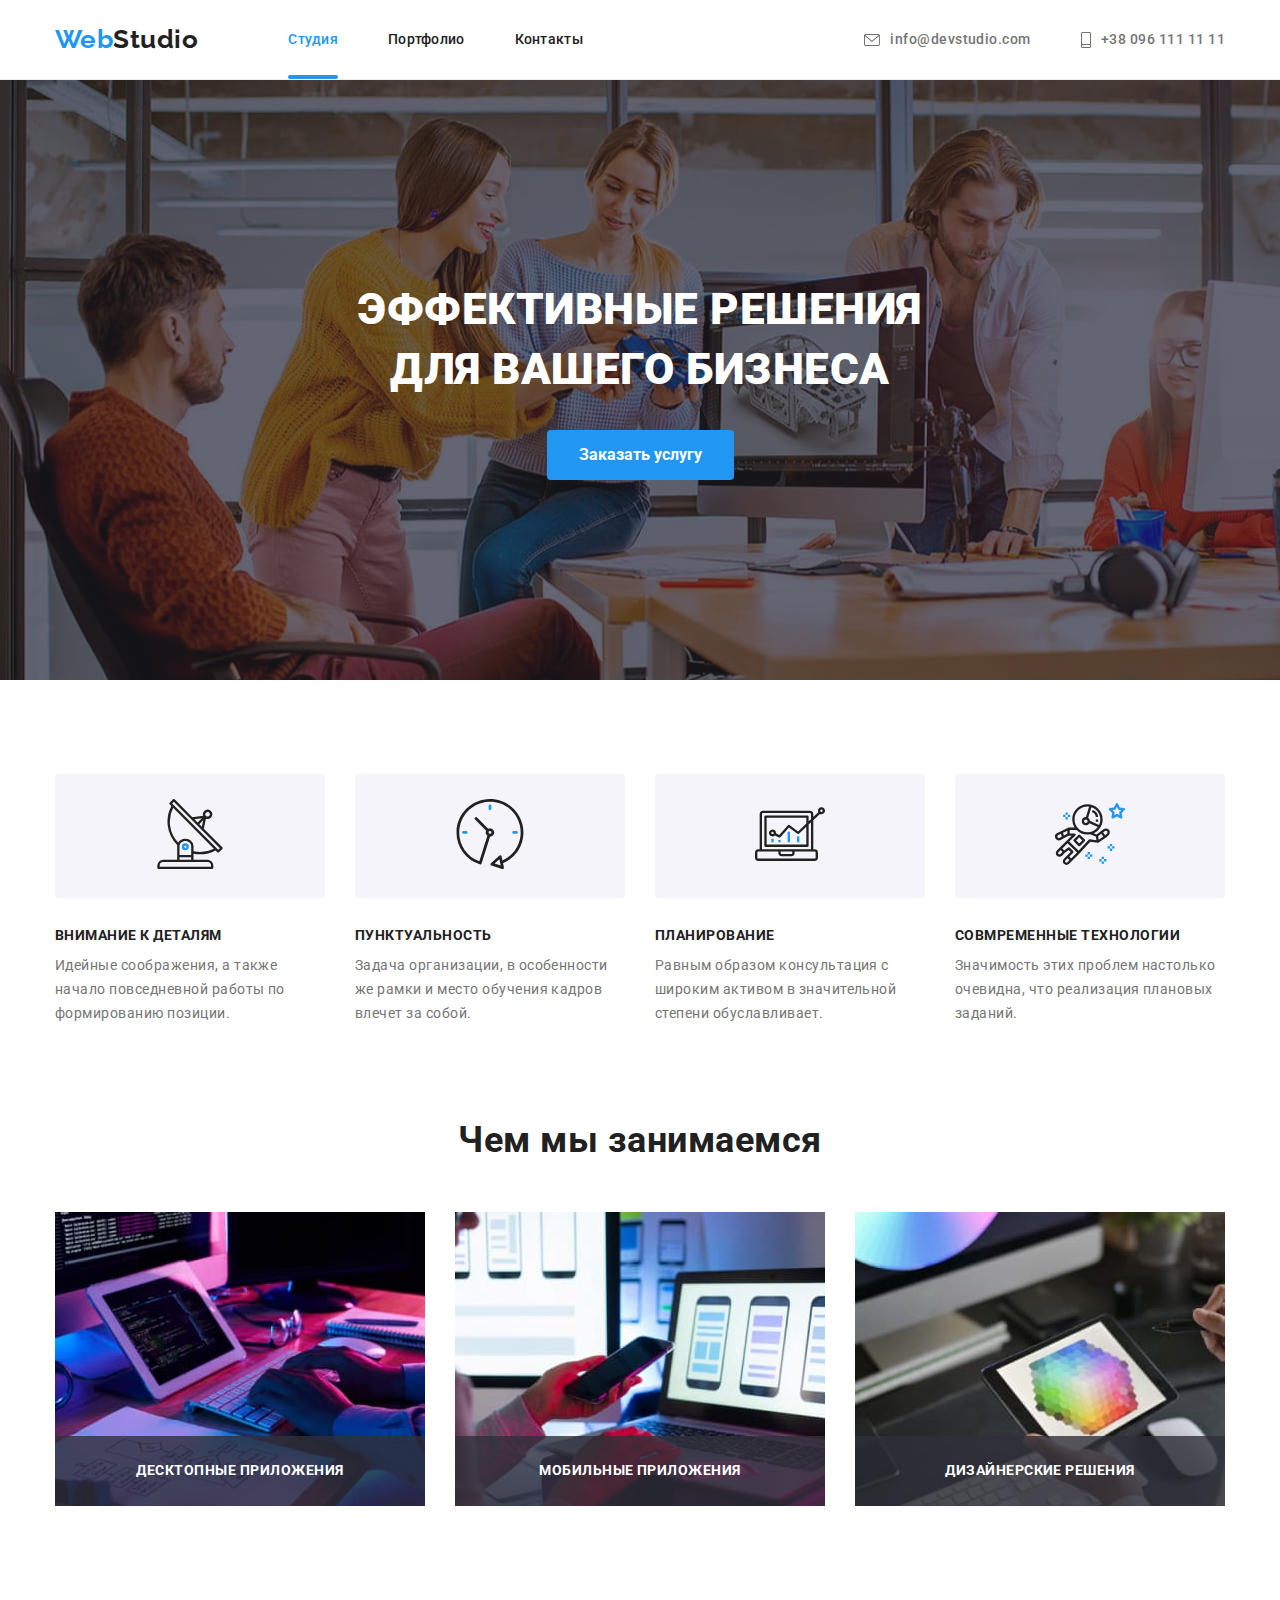
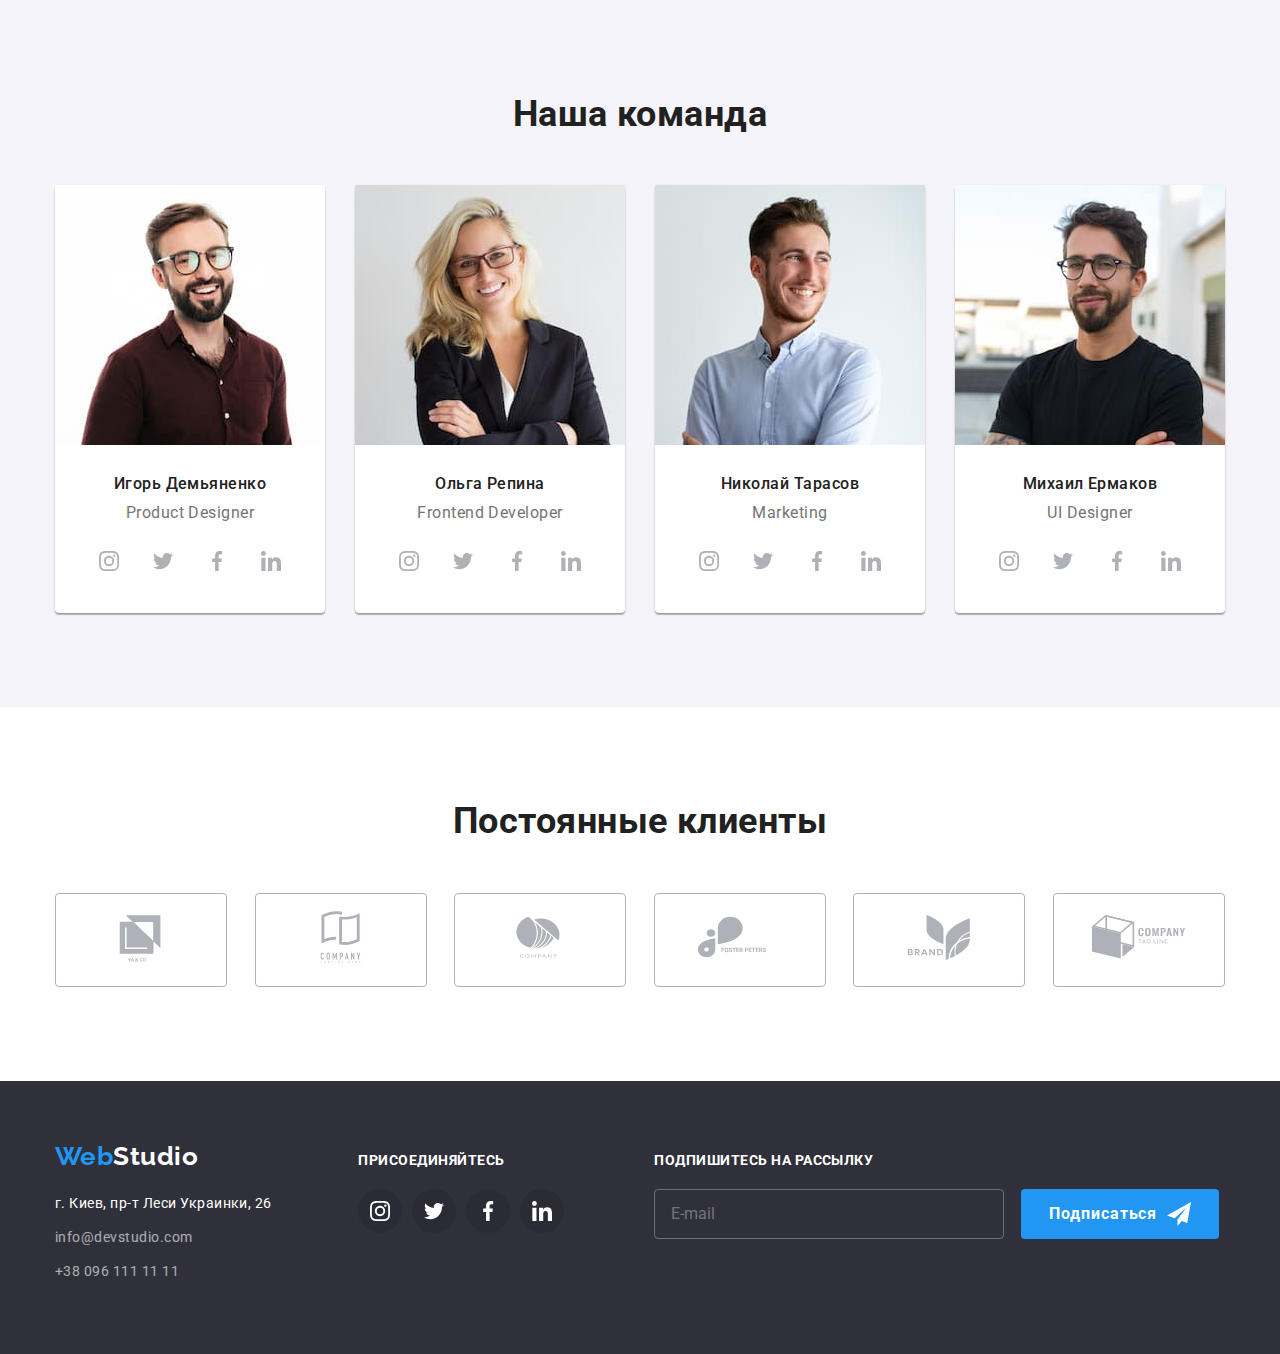
<file: index.html>
<!DOCTYPE html>
<html lang="en">
	<head>
		<meta charset="UTF-8" />
		<meta http-equiv="X-UA-Compatible" content="IE=edge" />
		<meta name="viewport" content="width=device-width, initial-scale=1.0" />
		<title>WebStudio</title>
		<link
			rel="stylesheet"
			href="https://cdnjs.cloudflare.com/ajax/libs/modern-normalize/1.0.0/modern-normalize.css"
		/>
		<link rel="preconnect" href="https://fonts.gstatic.com" />
		<link
			href="https://fonts.googleapis.com/css2?family=Raleway:wght@700&family=Roboto:wght@400;500;700;900&display=swap"
			rel="stylesheet"
		/>
		<link rel="stylesheet" href="./css/main.min.css" />
	</head>

	<body>
		<!--головна частина-->
		<header class="header-line">
			<div class="container header__menu">
				<a class="header-logo" href="#"
					><span class="header-logo-web">Web</span>Studio</a
				>
				<nav class="menu__nav">
					<ul class="menu__nav-list">
						<li class="menu__nav-item">
							<a href="./index.html" class="menu__nav-link active">Студия</a>
						</li>
						<li class="menu__nav-item">
							<a href="./portfolio.html" class="menu__nav-link">Портфолио</a>
						</li>
						<li class="menu__nav-item">
							<a href="#" class="menu__nav-link">Контакты</a>
						</li>
					</ul>
				</nav>
				<div class="menu__contacts">
					<ul class="menu__contacts-list">
						<li class="menu__contacts-item menu__contacts-icon">
							<a href="mailto:info@devstudio.com" class="contacts">
								<svg class="mail-icon">
									<use href="./img/icons.svg#mail"></use>
								</svg>
								info@devstudio.com</a
							>
						</li>
						<li class="menu__contacts-item menu__contacts-icon">
							<a href="tel:+380961111111" class="contacts">
								<svg class="phone-icon">
									<use href="./img/icons.svg#smartphone"></use>
								</svg>
								+38 096 111 11 11</a
							>
						</li>
					</ul>
				</div>
			</div>
		</header>
		<!--основний блок-->
		<main>
			<section class="hero">
				<div class="container">
					<h1 class="hero-title">
						Эффективные решения<br />для вашего бизнеса
					</h1>
					<button data-modal-open type="button" class="button">
						Заказать услугу
					</button>
				</div>
			</section>
			<section class="section specification">
				<div class="container">
					<ul class="specification__list">
						<li class="specification__item">
							<div class="specification__item-block">
								<svg class="specification-icon">
									<use href="./img/icons.svg#antenna-1"></use>
								</svg>
							</div>
							<h3 class="specification__item-title">Внимание к деталям</h3>
							<p class="specification__item-subtext">
								Идейные соображения, а также начало повседневной работы по
								формированию позиции.
							</p>
						</li>
						<li class="specification__item">
							<div class="specification__item-block">
								<svg class="specification-icon">
									<use href="./img/icons.svg#clock-1"></use>
								</svg>
							</div>
							<h3 class="specification__item-title">Пунктуальность</h3>
							<p class="specification__item-subtext">
								Задача организации, в особенности же рамки и место обучения
								кадров влечет за собой.
							</p>
						</li>
						<li class="specification__item">
							<div class="specification__item-block">
								<svg class="specification-icon">
									<use href="./img/icons.svg#diagram-1"></use>
								</svg>
							</div>
							<h3 class="specification__item-title">Планирование</h3>
							<p class="specification__item-subtext">
								Равным образом консультация с широким активом в значительной
								степени обуславливает.
							</p>
						</li>
						<li class="specification__item">
							<div class="specification__item-block">
								<svg class="specification-icon">
									<use href="./img/icons.svg#astronaut1"></use>
								</svg>
							</div>
							<h3 class="specification__item-title">Совмременные технологии</h3>
							<p class="specification__item-subtext">
								Значимость этих проблем настолько очевидна, что реализация
								плановых заданий.
							</p>
						</li>
					</ul>
				</div>
			</section>
			<!-- Чем занимаемся -->
			<section class="section">
				<div class="container">
					<h2 class="subhead">Чем мы занимаемся</h2>
					<ul class="activity-list">
						<li class="item activity__block">
							<a href="#" class="activity__block-link">
								<img src="./img/studio/img.jpg" alt="pc" width="370" />
								<p class="activity__block-content">Десктопные приложения</p>
							</a>
						</li>
						<li class="item activity__block">
							<a href="#" class="activity__block-link"
								><img src="./img/studio/img(1).jpg" alt="smart" width="370" />
								<p class="activity__block-content">Мобильные приложения</p>
							</a>
						</li>
						<li class="item activity__block">
							<a href="#" class="activity__block-link"
								><img src="./img/studio/img(2).jpg" alt="ipad" width="370" />
								<p class="activity__block-content">Дизайнерские решения</p>
							</a>
						</li>
					</ul>
				</div>
			</section>
			<!--команда-->
			<section class="section team">
				<div class="container">
					<h2 class="subhead">Наша команда</h2>
					<ul class="team__list">
						<li class="team__item">
							<img
								src="./img/studio/gosha.jpg"
								alt="Игорь Демьяненко"
								width="270"
							/>
							<h3 class="team__name-player">Игорь Демьяненко</h3>
							<p class="team__profession">Product Designer</p>
							<ul class="list team__network">
								<li class="team__network-link">
									<a href="#" class="team-link-icon">
										<svg class="icon-network">
											<use href="./img/icons.svg#instagram"></use>
										</svg>
									</a>
								</li>
								<li class="team__network-link">
									<a href="#" class="team-link-icon">
										<svg class="icon-network">
											<use href="./img/icons.svg#twitter"></use>
										</svg>
									</a>
								</li>
								<li class=team__network-link">
									<a href="#" class="team-link-icon">
										<svg class="icon-network">
											<use href="./img/icons.svg#facebook"></use>
										</svg>
									</a>
								</li>
								<li class="team__network-link">
									<a href="#" class="team-link-icon">
										<svg class="icon-network">
											<use href="./img/icons.svg#linkedin"></use>
										</svg>
									</a>
								</li>
							</ul>
						</li>
						<li class="team__item">
							<img src="./img/studio/olga.jpg" alt="Ольга Репина" width="270" />
							<h3 class="team__name-player">Ольга Репина</h3>
							<p class="team__profession">Frontend Developer</p>
							<ul class="list team__network">
								<li class="team__network-link">
									<a href="#" class="team-link-icon">
										<svg class="icon-network">
											<use href="./img/icons.svg#instagram"></use>
										</svg>
									</a>
								</li>
								<li class="team__network-link">
									<a href="#" class="team-link-icon">
										<svg class="icon-network">
											<use href="./img/icons.svg#twitter"></use>
										</svg>
									</a>
								</li>
								<li class="team__network-link">
									<a href="#" class="team-link-icon">
										<svg class="icon-network">
											<use href="./img/icons.svg#facebook"></use>
										</svg>
									</a>
								</li>
								<li class="team__network-link">
									<a href="#" class="team-link-icon">
										<svg class="icon-network">
											<use href="./img/icons.svg#linkedin"></use>
										</svg>
									</a>
								</li>
							</ul>
						</li>
						<li class="team__item">
							<img
								src="./img/studio/nikolay.jpg"
								alt="Николай Тарасов"
								width="270"
							/>
							<h3 class="team__name-player">Николай Тарасов</h3>
							<p class="team__profession">Marketing</p>
							<ul class="list team__network">
								<li class="team__network-link">
									<a href="#" class="team-link-icon">
										<svg class="icon-network">
											<use href="./img/icons.svg#instagram"></use>
										</svg>
									</a>
								</li>
								<li class="team__network-link">
									<a href="#" class="team-link-icon">
										<svg class="icon-network">
											<use href="./img/icons.svg#twitter"></use>
										</svg>
									</a>
								</li>
								<li class="team__network-link">
									<a href="#" class="team-link-icon">
										<svg class="icon-network">
											<use href="./img/icons.svg#facebook"></use>
										</svg>
									</a>
								</li>
								<li class="team__network-link">
									<a href="#" class="team-link-icon">
										<svg class="icon-network">
											<use href="./img/icons.svg#linkedin"></use>
										</svg>
									</a>
								</li>
							</ul>
						</li>
						<li class="team__item">
							<img
								src="./img/studio/mikhail.jpg"
								alt="Михаил Ермаков"
								width="270"
							/>
							<h3 class="team__name-player">Михаил Ермаков</h3>
							<p class="team__profession">UI Designer</p>
							<ul class="list team__network">
								<li class="team__network-link">
									<a href="#" class="team-link-icon">
										<svg class="icon-network">
											<use href="./img/icons.svg#instagram"></use>
										</svg>
									</a>
								</li>
								<li class="team__network-link">
									<a href="#" class="team-link-icon">
										<svg class="icon-network">
											<use href="./img/icons.svg#twitter"></use>
										</svg>
									</a>
								</li>
								<li class="team__network-link">
									<a href="#" class="team-link-icon">
										<svg class="icon-network">
											<use href="./img/icons.svg#facebook"></use>
										</svg>
									</a>
								</li>
								<li class="team__network-link">
									<a href="#" class="team-link-icon">
										<svg class="icon-network">
											<use href="./img/icons.svg#linkedin"></use>
										</svg>
									</a>
								</li>
							</ul>
						</li>
					</ul>
				</div>
			</section>
			<!-- парнтеры -->
			<section class="section">
				<h2 class="subhead">Постоянные клиенты</h2>
				<div class="container">
					<ul class="list partners">
						<li>
							<a href="#" class="partners__link">
								<svg class="partners__link-icon">
									<use href="./img/icons.svg#yaco"></use>
								</svg>
							</a>
						</li>
						<li>
							<a href="#" class="partners__link">
								<svg class="partners__link-icon">
									<use href="./img/icons.svg#companytag"></use>
								</svg>
							</a>
						</li>
						<li>
							<a href="#" class="partners__link">
								<svg class="partners__link-icon">
									<use href="./img/icons.svg#company"></use>
								</svg>
							</a>
						</li>
						<li>
							<a href="#" class="partners__link">
								<svg class="partners__link-icon">
									<use href="./img/icons.svg#foster"></use>
								</svg>
							</a>
						</li>
						<li>
							<a href="#" class="partners__link">
								<svg class="partners__link-icon">
									<use href="./img/icons.svg#brand"></use>
								</svg>
							</a>
						</li>
						<li>
							<a href="#" class="partners__link">
								<svg class="partners__link-icon">
									<use href="./img/icons.svg#tagline"></use>
								</svg>
							</a>
						</li>
					</ul>
				</div>
			</section>
		</main>
		<footer class="footer">
			<div class="container">
				<div>
					<a class="footer__logo" href="#"
						><span class="footer__logo-web">Web</span><span class="footer__logo-studio">Studio</span>
					</a>
					<address class="footer_address">
						<p>г. Киев, пр-т Леси Украинки, 26</p>
					</address>
					<ul class="list">
						<li class="item">
							<a href="mailto:info@devstudio.com" class="footer_contacts"
								>info@devstudio.com</a
							>
						</li>
						<li class="item">
							<a href="tel:+380961111111" class="footer_contacts"
								>+38 096 111 11 11</a
							>
						</li>
					</ul>
				</div>
				<div class="footer__network">
					<h5 class="footer__network-subhead">Присоединяйтесь</h5>
					<ul class="list footer__icon">
						<li class="footer__icon-box">
							<a href="#" class="footer__icon-link">
								<svg class="footer__icon-img">
									<use href="./img/icons.svg#instagram"></use>
								</svg>
							</a>
						</li>
						<li class="footer__icon-box">
							<a href="#" class="footer__icon-link">
								<svg class="footer__icon-img">
									<use href="./img/icons.svg#twitter"></use>
								</svg>
							</a>
						</li>
						<li class="footer__icon-box">
							<a href="#" class="footer__icon-link">
								<svg class="footer__icon-img">
									<use href="./img/icons.svg#facebook"></use>
								</svg>
							</a>
				
						<li class="footer__icon-box">
							<a href="#" class="footer__icon-link">
								<svg class="footer__icon-img">
									<use href="./img/icons.svg#linkedin"></use>
								</svg>
							</a>
						</li>
					</ul>
				</div>
				<form class="footer__input" autocomplete="off">
					<h5 class="footer__input-title">Подпишитесь на рассылку</h5>
					<input
						type="text"
						name="subscribe"
						placeholder="E-mail"
						class="footer__input-box"
					/>
					<button type="submit" class="footer__button">
						Подписаться
						<svg class="footer__button-icon">
							<use href="./img/icons.svg#icon-send"></use>
						</svg>
					</button>
				</form>
			</div>
		</footer>
		<!-- Modal Window -->
		<div class="backdrop is-hidden" data-modal>
			<div class="modal">
				<button data-modal-close type="button" class="modal__button">
					<svg class="modal__button-icon">
						<use href="./img/icons.svg#icon-close"></use>
					</svg>
				</button>
				<form class="modal__form" autocomplete="off">
					<h3 class="modal__form-title">Оставьте свои данные, мы вам перезвоним</h3>
					<div class="form__field">
						<label for="name" class="form__field-label">Имя</label>
						<input
							type="text"
							name="name"
							id="name"
							class="form__field-input"
							required
						/>
						<span class="form__field-img">
							<svg class="form-icon">
								<use href="./img/icons.svg#form-person"></use>
							</svg>
						</span>
					</div>
					<div class="form__field">
						<label for="phone" class="form__field-label">Телефон</label>
						<input
							type="tel"
							name="phone"
							id="phone"
							class="form__field-input"
							minlength="2"
							required
						/>
						<span class="form__field-img">
							<svg class="form-icon">
								<use href="./img/icons.svg#form-phone"></use>
							</svg>
						</span>
					</div>
					<div class="form__field">
						<label for="email" class="form__field-label">Почта</label>
						<input
							type="email"
							name="email"
							id="email"
							class="form__field-input"
							minlength="5"
							required
						/>
						<span class="form__field-img">
							<svg class="form-icon">
								<use href="./img/icons.svg#form-email"></use>
							</svg>
						</span>
					</div>
					<div class="form__field">
						<label for="comments" class="form__field-label">Комментарий</label>
						<textarea
							name="comments"
							id="comments"
							rows="5"
							placeholder="Введите текст"
							class="form__field-textarea"
						></textarea>
					</div>
					<div class="form__checkbox">
						<label class="checkbox__mailing">
							<input type="checkbox" class="checkbox__mailing-square" required />
							<span class="img-check">
								<svg class="icon-check">
									<use href="./img/icons.svg#icon-check"></use></svg
							></span>
							Соглашаюсь с рассылкой и принимаю &nbsp;
						</label>
						<a href="#" class="checkbox__mailing-contract">Условия договора</a>
					</div>
					<div class="form__button">
						<button type="submit" class="form__button-submit">Отправить</button>
					</div>
				</form>
			</div>
		</div>
		<script src="./js/modal.js"></script>
	</body>
</html>
</file>
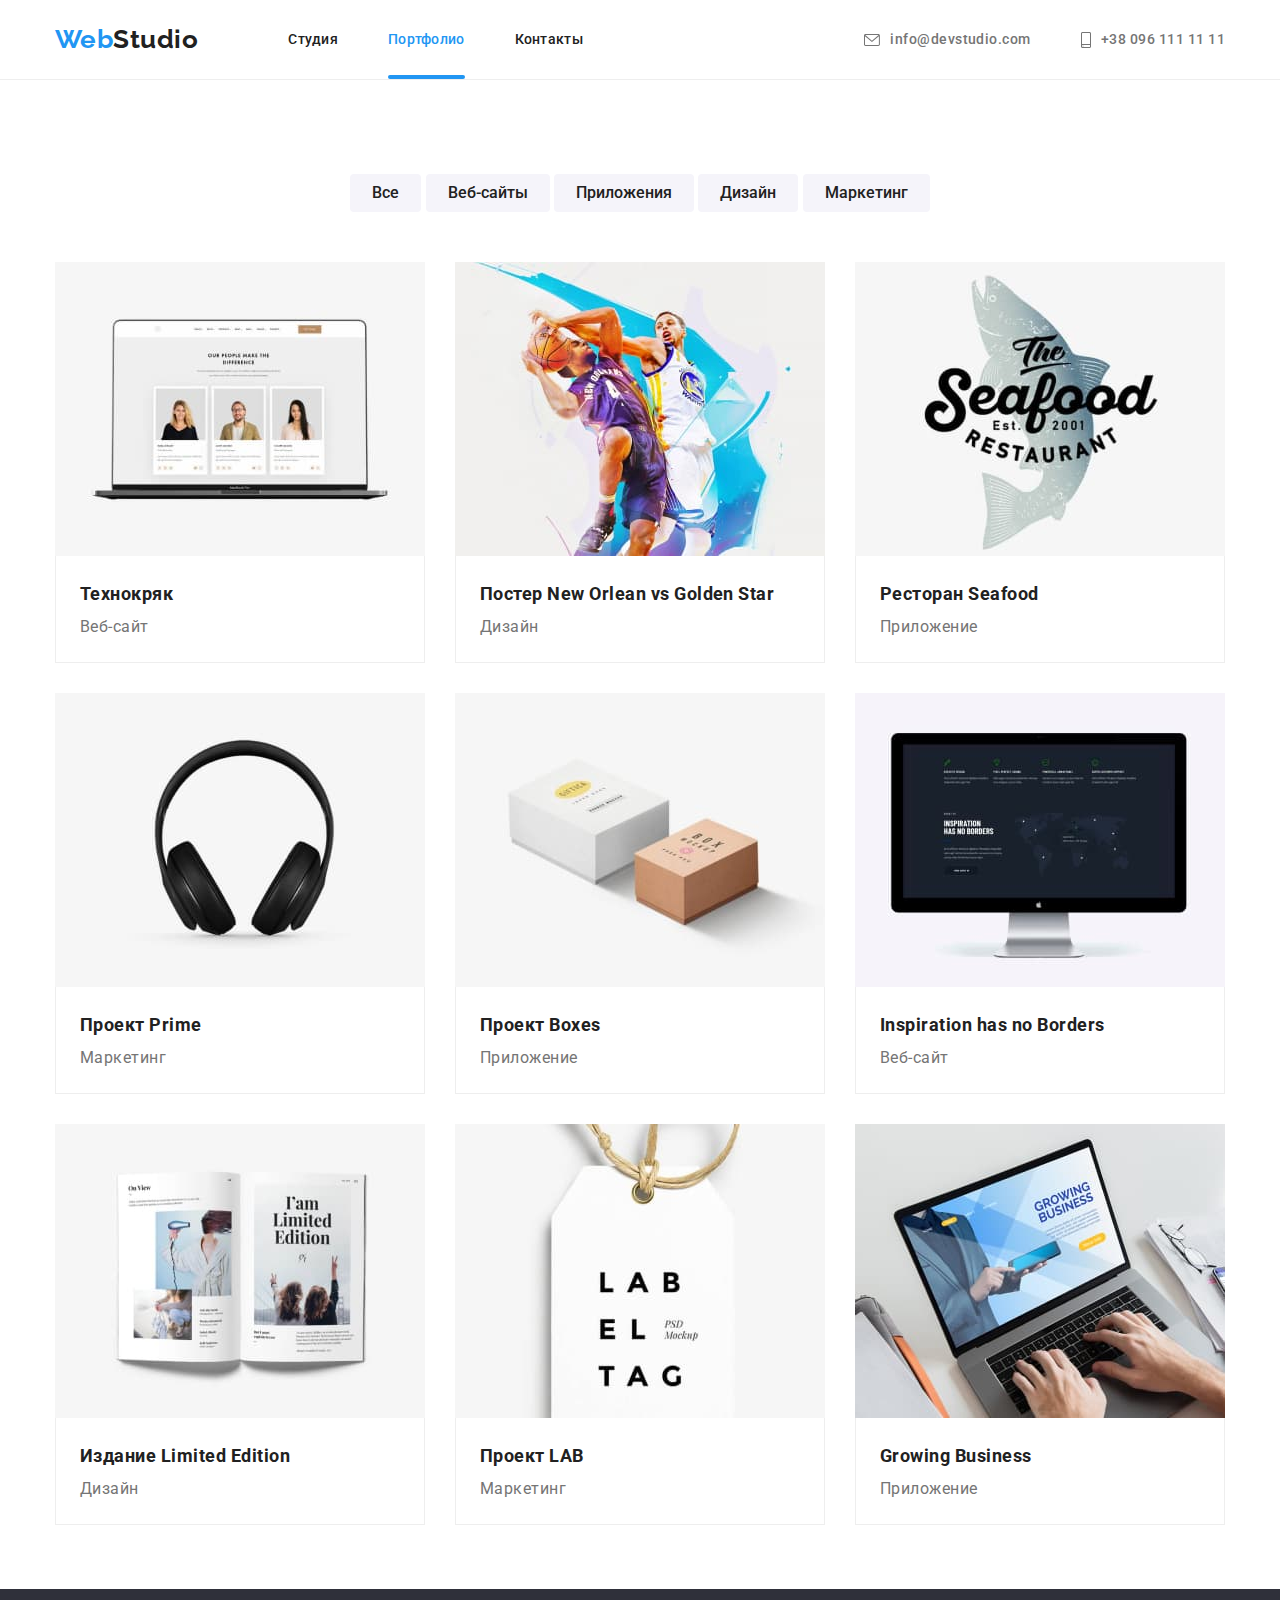
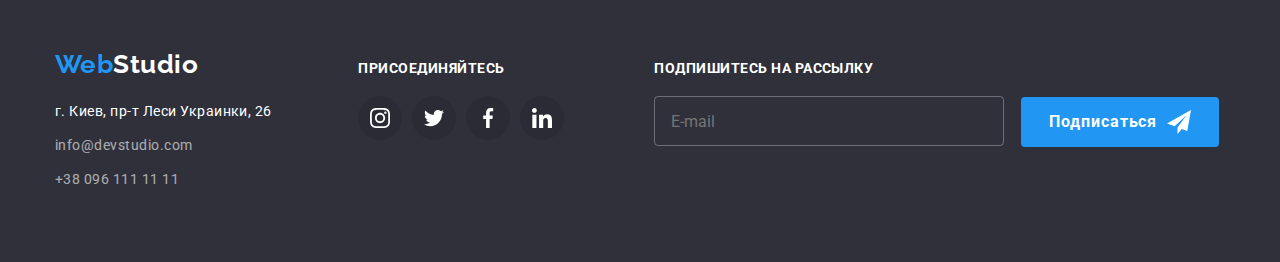
<file: portfolio.html>
<!DOCTYPE html>
<html lang="en">
	<head>
		<meta charset="UTF-8" />
		<meta http-equiv="X-UA-Compatible" content="IE=edge" />
		<meta name="viewport" content="width=device-width, initial-scale=1.0" />
		<title>WebStudio</title>
		<link
			rel="stylesheet"
			href="https://cdnjs.cloudflare.com/ajax/libs/modern-normalize/1.0.0/modern-normalize.css"
		/>
		<link rel="preconnect" href="https://fonts.gstatic.com" />
		<link
			href="https://fonts.googleapis.com/css2?family=Raleway:wght@700&family=Roboto:wght@400;500;700;900&display=swap"
			rel="stylesheet"
		/>
		<link rel="stylesheet" href="./css/main.min.css" />
	</head>
	<body>
		<header class="header-line">
			<div class="container header__menu">
				<a class="header-logo" href="#"
					><span class="header-logo-web">Web</span>Studio</a
				>
				<nav class="menu__nav">
					<ul class="menu__nav-list">
						<li class="menu__nav-item">
							<a href="./index.html" class="menu__nav-link">Студия</a>
						</li>
						<li class="menu__nav-item">
							<a href="./portfolio.html" class="menu__nav-link active"
								>Портфолио</a
							>
						</li>
						<li class="menu__nav-item">
							<a href="#" class="menu__nav-link">Контакты</a>
						</li>
					</ul>
				</nav>
				<div class="menu__contacts">
					<ul class="menu__contacts-list">
						<li class="menu__contacts-item menu__contacts-icon">
							<a href="mailto:info@devstudio.com" class="contacts">
								<svg class="mail-icon">
									<use href="./img/icons.svg#mail"></use>
								</svg>
								info@devstudio.com</a
							>
						</li>
						<li class="menu__contacts-item menu__contacts-icon">
							<a href="tel:+380961111111" class="contacts">
								<svg class="phone-icon">
									<use href="./img/icons.svg#smartphone"></use>
								</svg>
								+38 096 111 11 11</a
							>
						</li>
					</ul>
				</div>
			</div>
		</header>
		<main>
			<!--фильтр-->
			<div class="section">
				<section class="option">
					<div class="container">
						<button type="button" class="buttons-portfolio">Все</button>
						<button type="button" class="buttons-portfolio">Веб-сайты</button>
						<button type="button" class="buttons-portfolio">Приложения</button>
						<button type="button" class="buttons-portfolio">Дизайн</button>
						<button type="button" class="buttons-portfolio">Маркетинг</button>
					</div>
				</section>
				<!--головний блок-->
				<section>
					<div class="container">
						<ul class="filters__block list">
							<li class="filters__block-element">
								<a href="#" class="block-element-link">
									<div class="element-link-photo">
										<img src="./img/portfolio/crack.jpg" alt="crack" />
										<p class="element-link-subtext">
											Технокряк это современная площадка распространения
											коронавируса. Компании используют эту платформу для
											цифрового шпионажа и атак на защищённые сервера
											конкурентов.
										</p>
									</div>
									<div class="block-element-content">
										<h2 class="name-projects">Технокряк</h2>
										<p class="categories-projects">Веб-сайт</p>
									</div></a
								>
							</li>
							<li class="filters__block-element">
								<a href="#" class="block-element-link">
									<div class="element-link-photo">
										<img src="./img/portfolio/poster.jpg" alt="poster" />
										<p class="element-link-subtext">
											Технокряк это современная площадка распространения
											коронавируса. Компании используют эту платформу для
											цифрового шпионажа и атак на защищённые сервера
											конкурентов.
										</p>
									</div>
									<div class="block-element-content">
										<h2 class="name-projects">
											Постер New Orlean vs Golden Star
										</h2>
										<p class="categories-projects">Дизайн</p>
									</div></a
								>
							</li>
							<li class="filters__block-element">
								<a href="#" class="block-element-link">
									<div class="element-link-photo">
										<img
											src="./img/portfolio/restaurant.jpg"
											alt="restaurant"
										/>
										<p class="element-link-subtext">
											Технокряк это современная площадка распространения
											коронавируса. Компании используют эту платформу для
											цифрового шпионажа и атак на защищённые сервера
											конкурентов.
										</p>
									</div>
									<div class="block-element-content">
										<h2 class="name-projects">Ресторан Seafood</h2>
										<p class="categories-projects">Приложение</p>
									</div></a
								>
							</li>
							<li class="filters__block-element">
								<a href="#" class="block-element-link">
									<div class="element-link-photo">
										<img src="./img/portfolio/headphone.jpg" alt="headphone" />
										<p class="element-link-subtext">
											Технокряк это современная площадка распространения
											коронавируса. Компании используют эту платформу для
											цифрового шпионажа и атак на защищённые сервера
											конкурентов.
										</p>
									</div>
									<div class="block-element-content">
										<h2 class="name-projects">Проект Prime</h2>
										<p class="categories-projects">Маркетинг</p>
									</div></a
								>
							</li>
							<li class="filters__block-element">
								<a href="#" class="block-element-link">
									<div class="element-link-photo">
										<img src="./img/portfolio/box.jpg" alt="box" />
										<p class="element-link-subtext">
											Технокряк это современная площадка распространения
											коронавируса. Компании используют эту платформу для
											цифрового шпионажа и атак на защищённые сервера
											конкурентов.
										</p>
									</div>
									<div class="block-element-content">
										<h2 class="name-projects">Проект Boxes</h2>
										<p class="categories-projects">Приложение</p>
									</div></a
								>
							</li>
							<li class="filters__block-element">
								<a href="#" class="block-element-link">
									<div class="element-link-photo">
										<img src="./img/portfolio/screen.jpg" alt="screen" />
										<p class="element-link-subtext">
											Технокряк это современная площадка распространения
											коронавируса. Компании используют эту платформу для
											цифрового шпионажа и атак на защищённые сервера
											конкурентов.
										</p>
									</div>
									<div class="block-element-content">
										<h2 class="name-projects">Inspiration has no Borders</h2>
										<p class="categories-projects">Веб-сайт</p>
									</div></a
								>
							</li>
							<li class="filters__block-element">
								<a href="#" class="block-element-link">
									<div class="element-link-photo">
										<img src="./img/portfolio/book.jpg" alt="book" />
										<p class="element-link-subtext">
											Технокряк это современная площадка распространения
											коронавируса. Компании используют эту платформу для
											цифрового шпионажа и атак на защищённые сервера
											конкурентов.
										</p>
									</div>
									<div class="block-element-content">
										<h2 class="name-projects">Издание Limited Edition</h2>
										<p class="categories-projects">Дизайн</p>
									</div></a
								>
							</li>
							<li class="filters__block-element">
								<a href="#" class="block-element-link">
									<div class="element-link-photo">
										<img src="./img/portfolio/tag.jpg" alt="tag" />
										<p class="element-link-subtext">
											Технокряк это современная площадка распространения
											коронавируса. Компании используют эту платформу для
											цифрового шпионажа и атак на защищённые сервера
											конкурентов.
										</p>
									</div>
									<div class="block-element-content">
										<h2 class="name-projects">Проект LAB</h2>
										<p class="categories-projects">Маркетинг</p>
									</div></a
								>
							</li>
							<li class="filters__block-element">
								<a href="#" class="block-element-link">
									<div class="element-link-photo">
										<img src="./img/portfolio/laptop.jpg" alt="laptop" />
										<p class="element-link-subtext">
											Технокряк это современная площадка распространения
											коронавируса. Компании используют эту платформу для
											цифрового шпионажа и атак на защищённые сервера
											конкурентов.
										</p>
									</div>
									<div class="block-element-content">
										<h2 class="name-projects">Growing Business</h2>
										<p class="categories-projects">Приложение</p>
									</div></a
								>
							</li>
						</ul>
					</div>
				</section>
			</div>
		</main>
		<footer class="footer">
			<div class="container">
				<div>
					<a class="footer__logo" href="#"
						><span class="footer__logo-web">Web</span
						><span class="footer__logo-studio">Studio</span>
					</a>
					<address class="footer_address">
						<p>г. Киев, пр-т Леси Украинки, 26</p>
					</address>
					<ul class="list">
						<li class="item">
							<a href="mailto:info@devstudio.com" class="footer_contacts"
								>info@devstudio.com</a
							>
						</li>
						<li class="item">
							<a href="tel:+380961111111" class="footer_contacts"
								>+38 096 111 11 11</a
							>
						</li>
					</ul>
				</div>
				<div class="footer__network">
					<h5 class="footer__network-subhead">Присоединяйтесь</h5>
					<ul class="list footer__icon">
						<li class="footer__icon-box">
							<a href="#" class="footer__icon-link">
								<svg class="footer__icon-img">
									<use href="./img/icons.svg#instagram"></use>
								</svg>
							</a>
						</li>
						<li class="footer__icon-box">
							<a href="#" class="footer__icon-link">
								<svg class="footer__icon-img">
									<use href="./img/icons.svg#twitter"></use>
								</svg>
							</a>
						</li>
						<li class="footer__icon-box">
							<a href="#" class="footer__icon-link">
								<svg class="footer__icon-img">
									<use href="./img/icons.svg#facebook"></use>
								</svg>
							</a>
						</li>

						<li class="footer__icon-box">
							<a href="#" class="footer__icon-link">
								<svg class="footer__icon-img">
									<use href="./img/icons.svg#linkedin"></use>
								</svg>
							</a>
						</li>
					</ul>
				</div>
				<form class="footer__input" autocomplete="off">
					<h5 class="footer__input-title">Подпишитесь на рассылку</h5>
					<input
						type="text"
						name="subscribe"
						placeholder="E-mail"
						class="footer__input-box"
					/>
					<button type="submit" class="footer__button">
						Подписаться
						<svg class="footer__button-icon">
							<use href="./img/icons.svg#icon-send"></use>
						</svg>
					</button>
				</form>
			</div>
		</footer>
	</body>
</html>
</file>
<file: css/main.min.css>
:root{--primary-text-color: #212121;--secondary-text-color: #757575;--third-color: #2196f3;--auxiliary-color: #f5f4fa;--background-color: #2f303a;--cheaf-color: #ffffff;--header-line: #eeeeee;--box-shadow: 0px 1px 3px rgba(0, 0, 0, 0.12), 0px 1px 1px rgba(0, 0, 0, 0.14),
		0px 2px 1px rgba(0, 0, 0, 0.2);--icons-color: #afb1b8;--form-border: rgba(33, 33, 33, 0.2)}body{background-color:var(--cheaf-color);color:var(--primary-text-color);font-family:Roboto, sans-serif;letter-spacing:0.03em}h1,h2,h3,h4,h5,p{padding:0;margin:0}img{display:block}.list{padding:0;margin:0;list-style:none}.section{padding-top:94px;padding-bottom:94px}.section ul{display:flex}.section .item:not(:last-child){margin-right:30px}.container{padding-right:15px;padding-left:15px;width:1200px;margin:0 auto}.button{padding:10px 32px;color:var(--cheaf-color);background-color:var(--third-color);font-weight:700;font-size:16px;line-height:1.87;cursor:pointer;border:none;border-radius:4px}.subhead{font-size:36px;line-height:1.16;text-align:center;margin-bottom:50px}.team__network{margin-left:32px;margin-right:32px;margin-bottom:30px;justify-content:space-between}.team__network-link{display:flex}.team-link-icon{display:block;text-decoration:none;width:44px;height:44px;border-radius:50%;fill:var(--icons-color);transition:background-color 250ms cubic-bezier(0.4, 0, 0.2, 1),fill 250ms cubic-bezier(0.4, 0, 0.2, 1)}.team-link-icon:hover,.team-link-icon:focus{background-color:var(--third-color);fill:var(--cheaf-color)}.icon-network{width:20px;height:20px;margin:12px}.footer__button{display:inline-flex;margin-left:12px;padding:10px 28px;color:var(--cheaf-color);background-color:var(--third-color);font-weight:700;font-size:16px;line-height:1.87;letter-spacing:0.06em;cursor:pointer;border:none;border-radius:4px;align-items:center}.footer__button-icon{width:24px;height:24px;margin-left:10px}.footer__input{margin-left:90px}.footer__input-title{margin-bottom:20px;color:var(--cheaf-color);font-size:14px;line-height:1.17;text-transform:uppercase}.footer__input-box{padding:15px 16px;width:350px;height:50px;border:1px solid rgba(255,255,255,0.3);border-radius:4px;background:transparent}.footer__input-box:focus{outline:none;color:var(--secondary-text-color)}.footer__input-box:not(:placeholder-shown){color:var(--secondary-text-color)}.footer__network{margin-left:70px}.footer__network-subhead{color:var(--cheaf-color);font-size:14px;line-height:1.17;margin-bottom:20px;text-transform:uppercase}.footer__icon{display:flex;justify-content:space-between}.footer__icon-box{width:44px;height:44px;border-radius:50%;background-color:rgba(0,0,0,0.1);fill:var(--cheaf-color)}.footer__icon-box:not(:last-child){margin-right:10px}.footer__icon-link{display:block;width:44px;height:44px;border-radius:50%;text-decoration:none;fill:var(--cheaf-color);transition:background-color 250ms cubic-bezier(0.4, 0, 0.2, 1)}.footer__icon-link:hover,.footer__icon-link:focus{background-color:var(--third-color)}.footer__icon-img{width:20px;height:20px;margin:12px}.buttons-portfolio{padding:6px 22px;color:var(--primary-text-color);background-color:var(--auxiliary-color);font-weight:500;font-size:16px;line-height:1.62;cursor:pointer;border:none;border-radius:4px;transition:background-color 250ms cubic-bezier(0.4, 0, 0.2, 1),color 250ms cubic-bezier(0.4, 0, 0.2, 1)}.buttons-portfolio:hover,.buttons-portfolio:focus{background-color:var(--third-color);color:var(--cheaf-color)}.backdrop{position:fixed;top:0;left:0;width:100%;height:100%;z-index:30;background-color:rgba(0,0,0,0.2);transition:opacity 500ms cubic-bezier(0.4, 0, 0.2, 1),visibility 500ms cubic-bezier(0.4, 0, 0.2, 1)}.backdrop.is-hidden{opacity:0;visibility:hidden;pointer-events:none}.modal{position:absolute;top:50%;left:50%;transform:translate(-50%, -50%);min-width:528px;background-color:var(--cheaf-color);border-radius:4px}.modal__button{position:absolute;top:8px;right:8px;cursor:pointer;padding:6px;border-radius:50%;text-align:center;background-color:var(--cheaf-color);border-color:rgba(0,0,0,0.1);transition:fill 250ms cubic-bezier(0.4, 0, 0.2, 1)}.modal__button:hover{fill:var(--third-color)}.modal__button-icon{display:block;width:18px;height:18px}.modal__form{width:100%;margin:0 auto;padding:40px}.modal__form-title{font-size:20px;line-height:1.15;text-align:center;margin-bottom:10px}.form__field{display:flex;flex-direction:column;position:relative;width:100%;margin-bottom:10px}.form__field-label{margin-bottom:4px;font-size:12px;line-height:1.16;letter-spacing:0.01em;color:var(--secondary-text-color)}.form__field-input{height:40px;border:1px solid var(--form-border);border-radius:4px;padding-left:40px;transition:border-color 250ms cubic-bezier(0.4, 0, 0.2, 1)}.form__field-input:focus{border-color:var(--third-color);outline:none}.form__field-textarea{padding:12px 16px;font-size:12px;line-height:1.16;letter-spacing:0.01em;border:1px solid var(--form-border);border-radius:4px;resize:none;transition:border-color 250ms cubic-bezier(0.4, 0, 0.2, 1)}.form__field-textarea::placeholder{color:rgba(117,117,117,0.5)}.form__field-textarea:focus{border-color:var(--third-color);outline:none}.form__field-textarea:not(:placeholder-shown){color:var(--primary-text-color)}.form__field-input:focus+.form__field-img{fill:var(--third-color)}.form-icon{position:absolute;top:50%;left:12px;width:18px;height:18px}.form__checkbox{display:flex;font-size:14px;line-height:1.71px;margin-bottom:30px;align-items:center}.checkbox__mailing{display:flex;align-items:center;color:var(--secondary-text-color)}.checkbox__mailing-square{margin-right:10px;appearance:none}.checkbox__mailing-square:checked ~ .img-check{border-color:var(--third-color);background-color:var(--third-color)}.checkbox__mailing-square:focus ~ .img-check{outline:1px solid var(--third-color)}.checkbox__mailing-contract{margin:0;padding:0;font-size:14px;line-height:1.71px;color:var(--third-color)}.img-check{display:inline-block;margin-right:7px;border:1px solid var(--form-border);border-radius:2px;transition:outline 250ms cubic-bezier(0.4, 0, 0.2, 1)}.icon-check{width:16px;height:15px}.form__button{text-align:center}.form__button-submit{padding:10px 55px;color:var(--cheaf-color);background-color:var(--third-color);font-weight:700;font-size:16px;line-height:1.87;letter-spacing:0.06em;cursor:pointer;border:none;border-radius:4px}.header-line{border-bottom:1px solid var(--header-line);padding-top:24px;padding-bottom:24px}.header-logo{margin-right:90px;font-family:Raleway, sans-serif;color:var(--primary-text-color);font-size:26px;font-weight:700;line-height:1.2;text-decoration:none}.header-logo-web{color:var(--third-color)}.header__menu{display:flex;align-items:center}.menu__nav-list{display:flex;padding:0;margin:0;list-style:none}.menu__nav-item:not(:last-child){margin-right:50px}.menu__nav-link{position:relative;padding-bottom:32px;color:var(--primary-text-color);font-weight:500;font-size:14px;line-height:1.14;letter-spacing:0.02em;text-decoration:none;transition:color 250ms cubic-bezier(0.4, 0, 0.2, 1)}.menu__nav-link:hover,.menu__nav-link:focus{color:var(--third-color)}.menu__nav .active{color:var(--third-color)}.menu__nav .active::after{display:block;position:absolute;bottom:0;left:0px;content:"";width:100%;height:4px;background-color:var(--third-color);border-radius:2px}.menu__contacts{margin-left:auto}.menu__contacts-list{display:flex;padding:0;margin:0;list-style:none}.menu__contacts-item:not(:last-child){margin-right:50px}.menu__contacts-icon{display:flex;fill:var(--secondary-text-color)}.menu__contacts-icon .contacts{display:flex;align-items:center;color:var(--secondary-text-color);font-weight:500;font-size:14px;line-height:1.14;letter-spacing:0.02;text-decoration:none;transition:color 250ms cubic-bezier(0.4, 0, 0.2, 1)}.menu__contacts-icon .contacts:hover,.menu__contacts-icon .contacts:focus{color:var(--third-color);fill:var(--third-color)}.mail-icon{display:block;margin-right:10px;width:16px;height:12px}.phone-icon{display:block;margin-right:10px;width:10px;height:16px}.hero{padding-top:200px;padding-bottom:200px;background-color:var(--background-color);text-align:center;background-image:linear-gradient(rgba(47,48,58,0.4), rgba(47,48,58,0.4)),url("../img/studio/hero.jpg");background-size:cover;max-width:1600px;margin:auto}.hero-title{color:var(--cheaf-color);font-weight:900;font-size:44px;line-height:1.36;text-transform:uppercase;padding-bottom:30px}.specification{margin-bottom:-94px}.specification__list{padding:0;margin:0;list-style:none}.specification__item:not(:last-child){margin-right:30px}.specification__item-title{padding-bottom:10px;font-size:14px;line-height:1.14;text-transform:uppercase}.specification__item-subtext{color:var(--secondary-text-color);font-size:14px;line-height:1.71}.specification__item-block{display:block;background-color:var(--auxiliary-color);text-align:center;border-radius:4px;padding:25px 100px;margin-bottom:30px}.specification-icon{width:70px;height:70px}.activity-list{padding:0;margin:0;list-style:none}.activity__block{position:relative}.activity__block-link{margin:0;padding:0;text-decoration:none}.activity__block-content{display:block;position:absolute;bottom:0;left:0;width:100%;background-color:rgba(47,48,58,0.8);color:var(--cheaf-color);font-weight:700;font-size:14px;line-height:1.14;text-transform:uppercase;text-align:center;padding-top:27px;padding-bottom:27px}.team{background-color:var(--auxiliary-color)}.team__list{padding:0;margin:0;list-style:none}.team__item{background-color:var(--cheaf-color);box-shadow:var(--box-shadow);border-radius:4px}.team__item:not(:last-child){margin-right:30px}.team__name-player{padding-top:30px;padding-bottom:10px;font-weight:500;font-size:16px;line-height:1.18;text-align:center}.team__profession{padding-bottom:16px;color:var(--secondary-text-color);font-size:16px;line-height:1.18;text-align:center}.partners{justify-content:space-between}.partners__link-icon{width:106px;height:60px}.partners__link{display:block;text-decoration:none;fill:var(--icons-color);border:1px solid var(--icons-color);border-radius:4px;padding:14px 32px;transition:fill 250ms cubic-bezier(0.4, 0, 0.2, 1),border 250ms cubic-bezier(0.4, 0, 0.2, 1)}.partners__link:hover,.partners__link:focus{fill:var(--third-color);border:1px solid var(--third-color);border-radius:4px}.footer{background-color:var(--background-color)}.footer .container{display:flex;padding-top:60px;padding-bottom:60px;align-items:baseline}.footer .item{padding-bottom:10px}.footer__logo{margin-right:90px;font-family:Raleway, sans-serif;color:var(--primary-text-color);font-size:26px;font-weight:700;line-height:1.2;text-decoration:none}.footer__logo-web{color:var(--third-color)}.footer__logo-studio{color:var(--cheaf-color)}.footer_address{padding-top:20px;padding-bottom:10px;font-style:normal;color:var(--cheaf-color);font-size:14px;line-height:1.71;text-decoration:none}.footer_contacts{color:var(--cheaf-color);opacity:0.6;font-size:14px;line-height:1.71;text-decoration:none}.option .container{text-align:center;padding-bottom:50px}.name-projects{font-size:18px;line-height:2}.categories-projects{color:var(--secondary-text-color);font-size:16px;line-height:1.87}.filters__block{flex-wrap:wrap;flex-basis:calc(100% / 3 - 60px);margin-right:-30px}.filters__block-element{margin-bottom:30px;margin-right:30px;transition:box-shadow 250ms cubic-bezier(0.4, 0, 0.2, 1)}.filters__block-element:hover,.filters__block-element:focus{box-shadow:0px 1px 1px rgba(0,0,0,0.12),0px 4px 4px rgba(0,0,0,0.06),1px 4px 6px rgba(0,0,0,0.16)}.filters__block-element:nth-last-child(-n+3){margin-bottom:-30px}.block-element-link{text-decoration:none;color:var(--primary-text-color)}.block-element-content{padding:20px 24px;border-right:1px solid var(--header-line);border-bottom:1px solid var(--header-line);border-left:1px solid var(--header-line)}.block-element-link:hover .element-link-subtext,.block-element-link:focus .element-link-subtext{opacity:0.9;transform:translateY(0)}.element-link-photo{position:relative;overflow:hidden}.element-link-subtext{position:absolute;content:"";top:0;left:0;width:100%;height:100%;color:var(--cheaf-color);background-color:var(--third-color);font-size:18px;line-height:1.55;padding:63px 24px;transform:translateY(100%);transition:transform 250ms cubic-bezier(0.4, 0, 0.2, 1)}
/*# sourceMappingURL=main.min.css.map */
</file>
